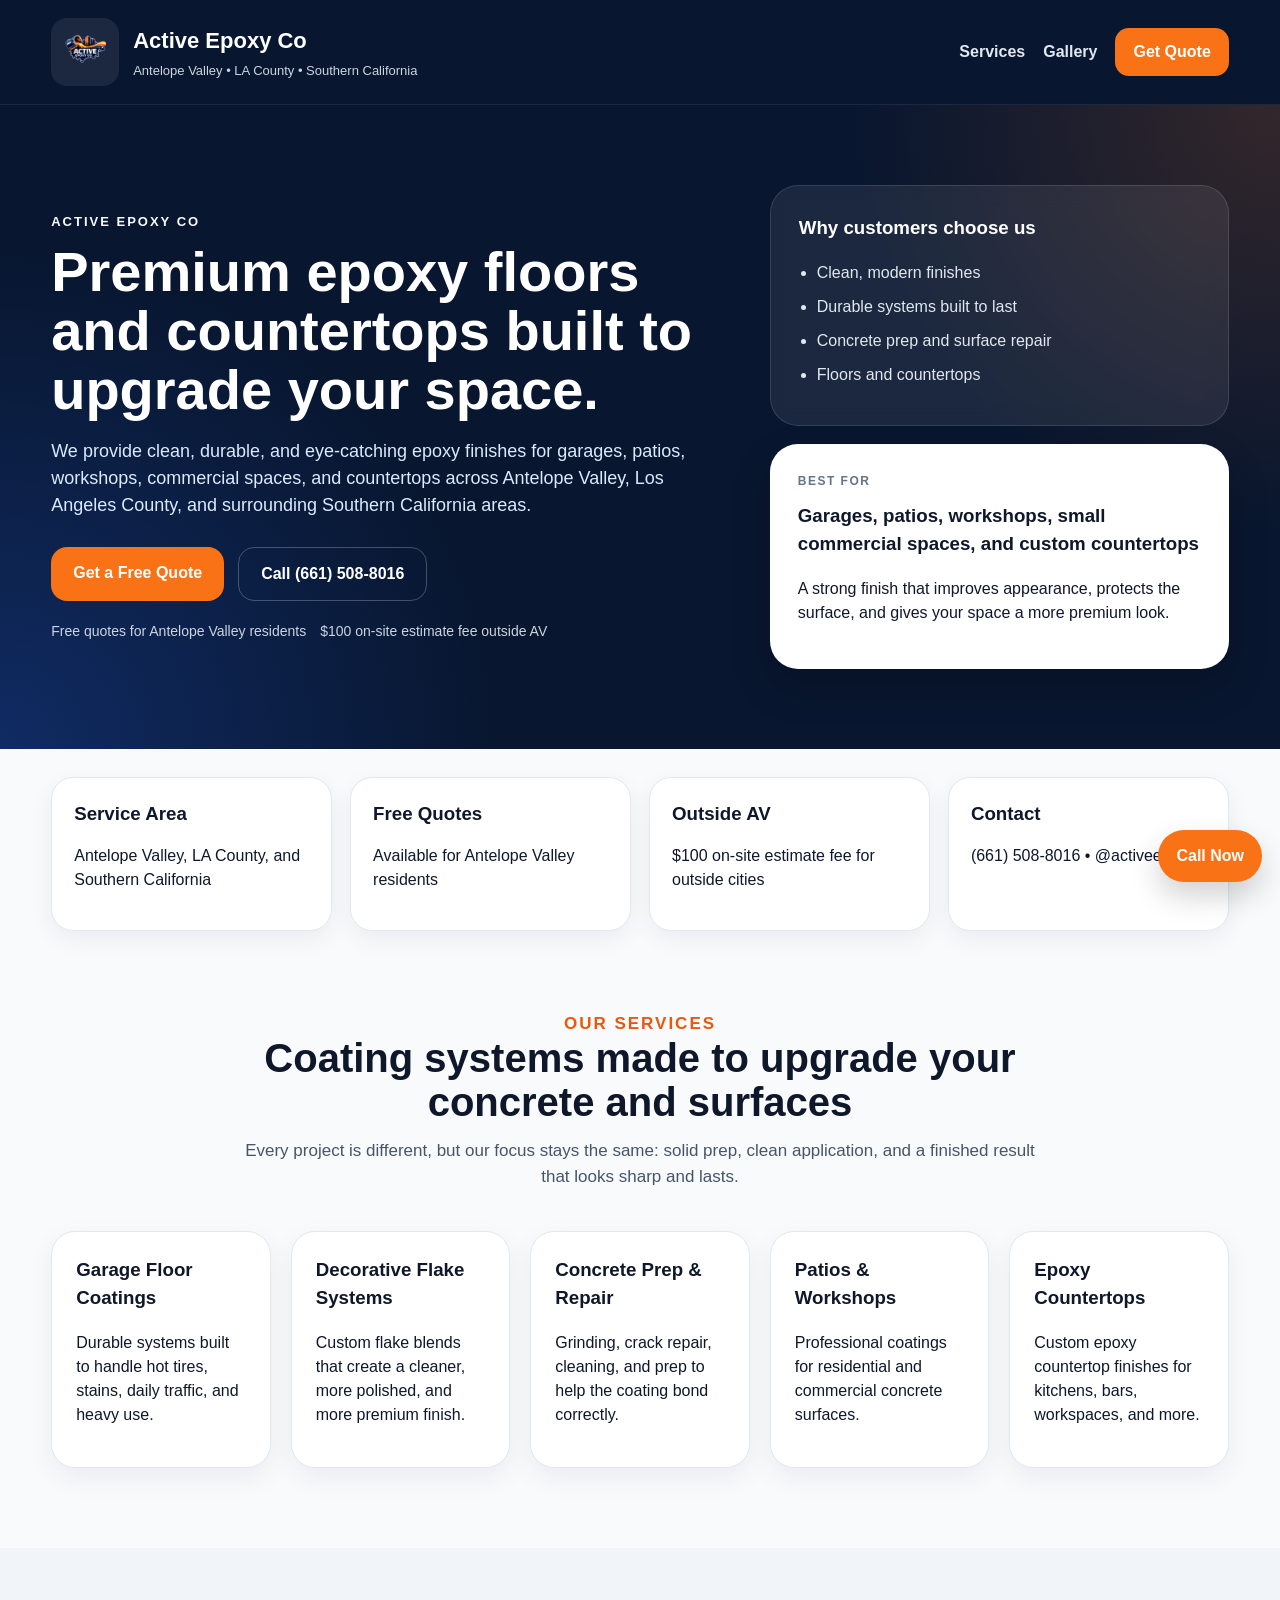
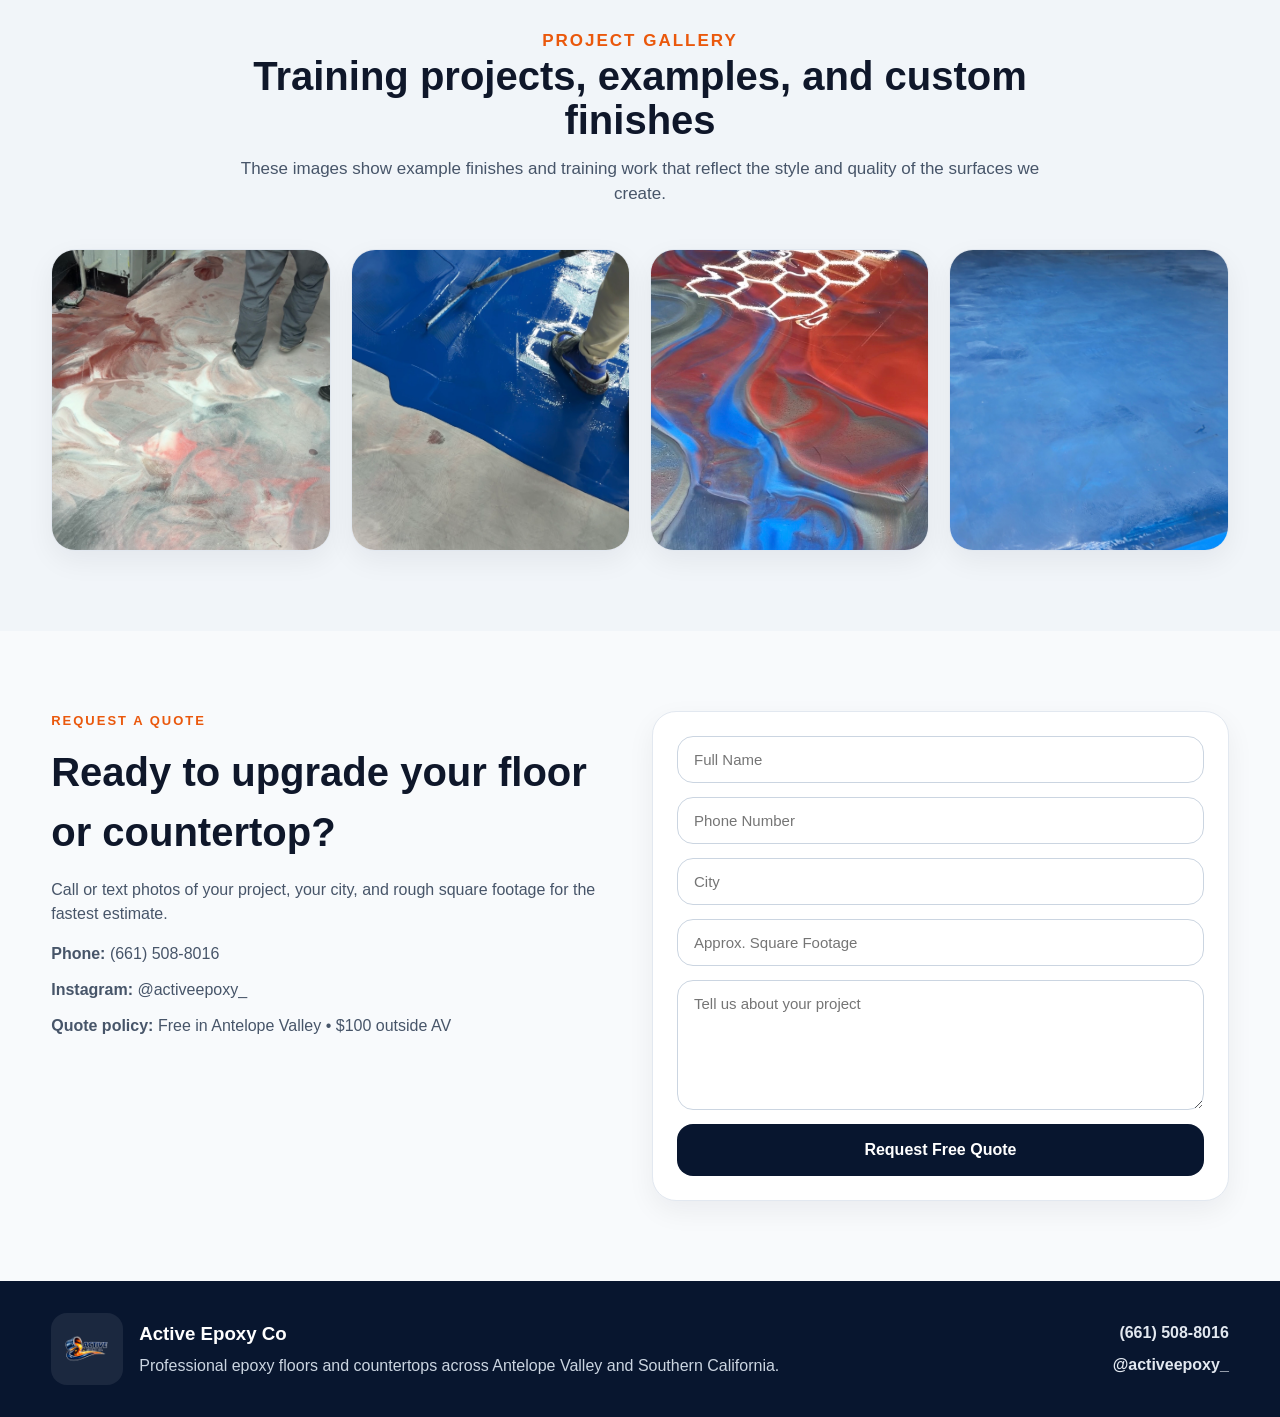
<file: index.html>
<!DOCTYPE html>
<html lang="en">
<head>
  <meta charset="UTF-8" />
  <meta name="viewport" content="width=device-width, initial-scale=1.0" />
  <title>Active Epoxy Co | Epoxy Floors & Countertops</title>
  <meta name="description" content="Active Epoxy Co provides epoxy floor coatings and countertops in Antelope Valley, Los Angeles County, and Southern California. Free quotes for Antelope Valley residents." />
  <link rel="stylesheet" href="style.css" />
</head>
<body>

<a class="floating-call" href="tel:6615088016">Call Now</a>

<header class="site-header">
<div class="container nav">
<div class="brand">
<img src="logo1.png" alt="Active Epoxy Co logo" class="brand-logo" />
<div>
<h1>Active Epoxy Co</h1>
<p class="brand-sub">Antelope Valley • LA County • Southern California</p>
</div>
</div>

<div class="nav-actions">
<a href="#services">Services</a>
<a href="#gallery">Gallery</a>
<a href="#quote" class="nav-cta">Get Quote</a>
</div>
</div>
</header>

<section class="hero">
<div class="hero-overlay"></div>

<div class="container hero-grid">

<div class="hero-copy">
<p class="eyebrow">Active Epoxy Co</p>

<h2>Premium epoxy floors and countertops built to upgrade your space.</h2>

<p class="hero-text">
We provide clean, durable, and eye-catching epoxy finishes for garages,
patios, workshops, commercial spaces, and countertops across Antelope Valley,
Los Angeles County, and surrounding Southern California areas.
</p>

<div class="hero-buttons">
<a href="#quote" class="btn btn-orange">Get a Free Quote</a>
<a href="tel:6615088016" class="btn btn-outline">Call (661) 508-8016</a>
</div>

<div class="hero-meta">
<span>Free quotes for Antelope Valley residents</span>
<span>$100 on-site estimate fee outside AV</span>
</div>
</div>

<div class="hero-card-wrap">

<div class="hero-card glass">
<h3>Why customers choose us</h3>
<ul>
<li>Clean, modern finishes</li>
<li>Durable systems built to last</li>
<li>Concrete prep and surface repair</li>
<li>Floors and countertops</li>
</ul>
</div>

<div class="hero-card white-card">
<p class="mini-label">Best for</p>
<h3>Garages, patios, workshops, small commercial spaces, and custom countertops</h3>
<p>
A strong finish that improves appearance, protects the surface,
and gives your space a more premium look.
</p>
</div>

</div>
</div>
</section>

<section class="stats-section">
<div class="container stat-grid">

<div class="stat-card">
<h3>Service Area</h3>
<p>Antelope Valley, LA County, and Southern California</p>
</div>

<div class="stat-card">
<h3>Free Quotes</h3>
<p>Available for Antelope Valley residents</p>
</div>

<div class="stat-card">
<h3>Outside AV</h3>
<p>$100 on-site estimate fee for outside cities</p>
</div>

<div class="stat-card">
<h3>Contact</h3>
<p>(661) 508-8016 • @activeepoxy_</p>
</div>

</div>
</section>

<section id="services" class="section">

<div class="container">

<div class="section-head">
<p class="eyebrow orange">Our Services</p>

<h2>Coating systems made to upgrade your concrete and surfaces</h2>

<p>
Every project is different, but our focus stays the same:
solid prep, clean application, and a finished result that
looks sharp and lasts.
</p>
</div>

<div class="card-grid five-grid">

<div class="service-card">
<h3>Garage Floor Coatings</h3>
<p>Durable systems built to handle hot tires, stains, daily traffic, and heavy use.</p>
</div>

<div class="service-card">
<h3>Decorative Flake Systems</h3>
<p>Custom flake blends that create a cleaner, more polished, and more premium finish.</p>
</div>

<div class="service-card">
<h3>Concrete Prep & Repair</h3>
<p>Grinding, crack repair, cleaning, and prep to help the coating bond correctly.</p>
</div>

<div class="service-card">
<h3>Patios & Workshops</h3>
<p>Professional coatings for residential and commercial concrete surfaces.</p>
</div>

<div class="service-card">
<h3>Epoxy Countertops</h3>
<p>Custom epoxy countertop finishes for kitchens, bars, workspaces, and more.</p>
</div>

</div>
</div>
</section>

<section id="gallery" class="section alt">

<div class="container">

<div class="section-head">
<p class="eyebrow orange">Project Gallery</p>

<h2>Training projects, examples, and custom finishes</h2>

<p>
These images show example finishes and training work that reflect
the style and quality of the surfaces we create.
</p>
</div>

<div class="gallery-grid">

<div class="photo-card">
<img src="photo1.jpg" alt="Epoxy project photo 1" />
</div>

<div class="photo-card">
<img src="photo2.jpg" alt="Epoxy project photo 2" />
</div>

<div class="photo-card">
<img src="photo3.jpg" alt="Epoxy project photo 3" />
</div>

<div class="photo-card">
<img src="photo4.jpg" alt="Epoxy project photo 4" />
</div>

</div>
</div>
</section>

<section id="quote" class="section">

<div class="container quote-wrap">

<div class="quote-left">

<p class="eyebrow orange">Request a Quote</p>

<h2>Ready to upgrade your floor or countertop?</h2>

<p>
Call or text photos of your project, your city, and rough square
footage for the fastest estimate.
</p>

<div class="contact-list">

<p><strong>Phone:</strong> <a href="tel:6615088016">(661) 508-8016</a></p>

<p><strong>Instagram:</strong>
<a href="https://instagram.com/activeepoxy_">@activeepoxy_</a>
</p>

<p><strong>Quote policy:</strong>
Free in Antelope Valley • $100 outside AV
</p>

</div>
</div>

<div class="quote-card">

<div class="fake-form">

<input type="text" placeholder="Full Name" />

<input type="text" placeholder="Phone Number" />

<input type="text" placeholder="City" />

<input type="text" placeholder="Approx. Square Footage" />

<textarea placeholder="Tell us about your project"></textarea>

<a class="btn btn-dark full" href="tel:6615088016">Request Free Quote</a>

</div>
</div>

</div>
</section>

<footer class="site-footer">

<div class="container footer-wrap">

<div class="footer-brand">

<img src="logo2.png" alt="Active Epoxy Co secondary logo" class="footer-logo" />

<div>
<h3>Active Epoxy Co</h3>
<p>Professional epoxy floors and countertops across Antelope Valley and Southern California.</p>
</div>

</div>

<div class="footer-links">
<a href="tel:6615088016">(661) 508-8016</a>
<a href="https://instagram.com/activeepoxy_">@activeepoxy_</a>
</div>

</div>
</footer>

</body>
</html>
</file>
<file: style.css>
*{
  box-sizing:border-box;
}

html{
  scroll-behavior:smooth;
}

body{
  margin:0;
  font-family:Arial, Helvetica, sans-serif;
  background:#f8fafc;
  color:#0f172a;
  line-height:1.5;
}

img{
  max-width:100%;
  display:block;
}

a{
  color:inherit;
  text-decoration:none;
}

.container{
  width:min(1180px, 92%);
  margin:0 auto;
}

.section{
  padding:80px 0;
}

.alt{
  background:#f1f5f9;
}

.eyebrow{
  margin:0 0 12px 0;
  font-size:13px;
  font-weight:700;
  letter-spacing:2px;
  text-transform:uppercase;
  color:#f8fafc;
}

.eyebrow.orange{
  color:#ea580c;
}

.site-header{
  background:#08162f;
  border-bottom:1px solid rgba(255,255,255,0.08);
  position:sticky;
  top:0;
  z-index:50;
}

.nav{
  display:flex;
  justify-content:space-between;
  align-items:center;
  gap:20px;
  padding:18px 0;
}

.brand{
  display:flex;
  align-items:center;
  gap:14px;
  color:#fff;
}

.brand h1{
  margin:0;
  font-size:22px;
}

.brand-sub{
  margin:4px 0 0 0;
  font-size:13px;
  color:#cbd5e1;
}

.brand-logo{
  width:68px;
  height:68px;
  object-fit:contain;
  border-radius:16px;
  background:rgba(255,255,255,0.08);
  padding:8px;
}

.nav-actions{
  display:flex;
  align-items:center;
  gap:18px;
  color:#e2e8f0;
  font-weight:600;
}

.nav-cta{
  background:#f97316;
  color:#fff;
  padding:12px 18px;
  border-radius:14px;
}

.hero{
  position:relative;
  background:
    radial-gradient(circle at top right, rgba(249,115,22,0.18), transparent 30%),
    radial-gradient(circle at bottom left, rgba(37,99,235,0.28), transparent 35%),
    #08162f;
  color:#fff;
  overflow:hidden;
}

.hero-grid{
  position:relative;
  z-index:2;
  display:grid;
  grid-template-columns:1.2fr .8fr;
  gap:30px;
  align-items:center;
  padding:80px 0;
}

.hero-copy h2{
  margin:0 0 16px 0;
  font-size:56px;
  line-height:1.05;
  max-width:760px;
}

.hero-text{
  max-width:680px;
  color:#dbeafe;
  font-size:18px;
}

.hero-buttons{
  display:flex;
  flex-wrap:wrap;
  gap:14px;
  margin:28px 0 20px;
}

.hero-meta{
  display:flex;
  flex-wrap:wrap;
  gap:14px;
  color:#cbd5e1;
  font-size:14px;
}

.btn{
  display:inline-block;
  padding:14px 22px;
  border-radius:16px;
  font-weight:700;
}

.btn-orange{
  background:#f97316;
  color:#fff;
}

.btn-outline{
  border:1px solid rgba(255,255,255,0.24);
  color:#fff;
}

.btn-dark{
  background:#08162f;
  color:#fff;
}

.full{
  width:100%;
  text-align:center;
}

.hero-card-wrap{
  display:grid;
  gap:18px;
}

.hero-card{
  border-radius:28px;
  padding:28px;
}

.glass{
  background:rgba(255,255,255,0.08);
  border:1px solid rgba(255,255,255,0.12);
  backdrop-filter:blur(10px);
}

.glass h3,
.white-card h3{
  margin-top:0;
}

.glass ul{
  margin:0;
  padding-left:18px;
  color:#e2e8f0;
}

.glass li{
  margin-bottom:10px;
}

.white-card{
  background:#fff;
  color:#0f172a;
  box-shadow:0 18px 40px rgba(0,0,0,0.18);
}

.mini-label{
  margin:0 0 12px 0;
  font-size:12px;
  letter-spacing:1.5px;
  text-transform:uppercase;
  color:#64748b;
  font-weight:700;
}

.stats-section{
  padding:28px 0 0;
  background:#f8fafc;
}

.stat-grid{
  display:grid;
  grid-template-columns:repeat(4,1fr);
  gap:18px;
}

.stat-card{
  background:#fff;
  border:1px solid #e2e8f0;
  border-radius:22px;
  padding:22px;
  box-shadow:0 8px 24px rgba(15,23,42,0.06);
}

.stat-card h3{
  margin:0 0 8px 0;
}

.section-head{
  text-align:center;
  max-width:820px;
  margin:0 auto 42px;
}

.section-head.left{
  text-align:left;
  max-width:700px;
  margin:0 0 36px 0;
}

.section-head h2{
  margin:0 0 14px 0;
  font-size:40px;
  line-height:1.1;
}

.section-head p{
  margin:0;
  color:#475569;
  font-size:17px;
}

.card-grid{
  display:grid;
  gap:20px;
}

.five-grid{
  grid-template-columns:repeat(5,1fr);
}

.four-grid{
  grid-template-columns:repeat(4,1fr);
}

.service-card,
.process-card,
.faq-item,
.about-box,
.quote-card,
.faq-box{
  background:#fff;
  border:1px solid #e2e8f0;
  border-radius:24px;
  padding:24px;
  box-shadow:0 10px 28px rgba(15,23,42,0.06);
}

.service-card h3,
.process-card h3,
.faq-item h3{
  margin-top:0;
}

.gallery-grid{
  display:grid;
  grid-template-columns:repeat(4,1fr);
  gap:20px;
}

.photo-card{
  overflow:hidden;
  border-radius:24px;
  background:#fff;
  border:1px solid #e2e8f0;
  box-shadow:0 10px 28px rgba(15,23,42,0.06);
}

.photo-card img{
  width:100%;
  height:300px;
  object-fit:cover;
}

.process-wrap{
  display:block;
}

.step{
  display:inline-flex;
  width:42px;
  height:42px;
  align-items:center;
  justify-content:center;
  border-radius:50%;
  background:#08162f;
  color:#fff;
  font-weight:700;
  margin-bottom:14px;
}

.dark-band{
  background:#08162f;
  color:#fff;
}

.split-band{
  display:grid;
  grid-template-columns:1fr 1fr;
  gap:30px;
  align-items:center;
}

.split-band h2{
  margin:0 0 14px 0;
  font-size:40px;
}

.split-band p{
  color:#cbd5e1;
}

.area-box{
  display:grid;
  grid-template-columns:repeat(2,1fr);
  gap:12px;
}

.area-box div{
  border:1px solid rgba(255,255,255,0.12);
  background:rgba(255,255,255,0.08);
  color:#fff;
  border-radius:16px;
  padding:14px;
  text-align:center;
  font-weight:600;
}

.two-col{
  display:grid;
  grid-template-columns:1fr 1fr;
  gap:24px;
}

.quote-wrap{
  display:grid;
  grid-template-columns:1fr 1fr;
  gap:24px;
  align-items:start;
}

.quote-left h2{
  margin:0 0 14px 0;
  font-size:40px;
}

.quote-left p{
  color:#475569;
}

.contact-list p{
  margin:12px 0;
}

.fake-form{
  display:grid;
  gap:14px;
}

.fake-form input,
.fake-form textarea{
  width:100%;
  padding:14px 16px;
  border:1px solid #cbd5e1;
  border-radius:16px;
  font-size:15px;
  font-family:inherit;
  background:#fff;
}

.fake-form textarea{
  min-height:130px;
  resize:vertical;
}

.site-footer{
  background:#08162f;
  color:#fff;
  padding:32px 0;
}

.footer-wrap{
  display:flex;
  justify-content:space-between;
  gap:24px;
  align-items:center;
}

.footer-brand{
  display:flex;
  align-items:center;
  gap:16px;
}

.footer-brand h3{
  margin:0 0 6px 0;
}

.footer-brand p{
  margin:0;
  color:#cbd5e1;
}

.footer-logo{
  width:72px;
  height:72px;
  object-fit:contain;
  border-radius:16px;
  background:rgba(255,255,255,0.08);
  padding:8px;
}

.footer-links{
  display:flex;
  flex-direction:column;
  gap:8px;
  text-align:right;
  color:#e2e8f0;
  font-weight:600;
}

.floating-call{
  position:fixed;
  right:18px;
  bottom:18px;
  z-index:100;
  background:#f97316;
  color:#fff;
  padding:14px 18px;
  border-radius:999px;
  font-weight:700;
  box-shadow:0 14px 30px rgba(0,0,0,0.18);
}

@media (max-width: 1100px){
  .five-grid{
    grid-template-columns:repeat(3,1fr);
  }

  .gallery-grid{
    grid-template-columns:repeat(2,1fr);
  }

  .four-grid,
  .stat-grid{
    grid-template-columns:repeat(2,1fr);
  }
}

@media (max-width: 850px){
  .nav{
    flex-direction:column;
    align-items:flex-start;
  }

  .nav-actions{
    flex-wrap:wrap;
  }

  .hero-grid,
  .split-band,
  .two-col,
  .quote-wrap{
    grid-template-columns:1fr;
  }

  .hero-copy h2{
    font-size:40px;
  }

  .section-head h2,
  .split-band h2,
  .quote-left h2{
    font-size:32px;
  }
}

@media (max-width: 640px){
  .five-grid,
  .four-grid,
  .gallery-grid,
  .stat-grid,
  .area-box{
    grid-template-columns:1fr;
  }

  .hero-copy h2{
    font-size:34px;
  }

  .brand{
    align-items:flex-start;
  }

  .footer-wrap{
    flex-direction:column;
    align-items:flex-start;
  }

  .footer-links{
    text-align:left;
  }
}
</file>
